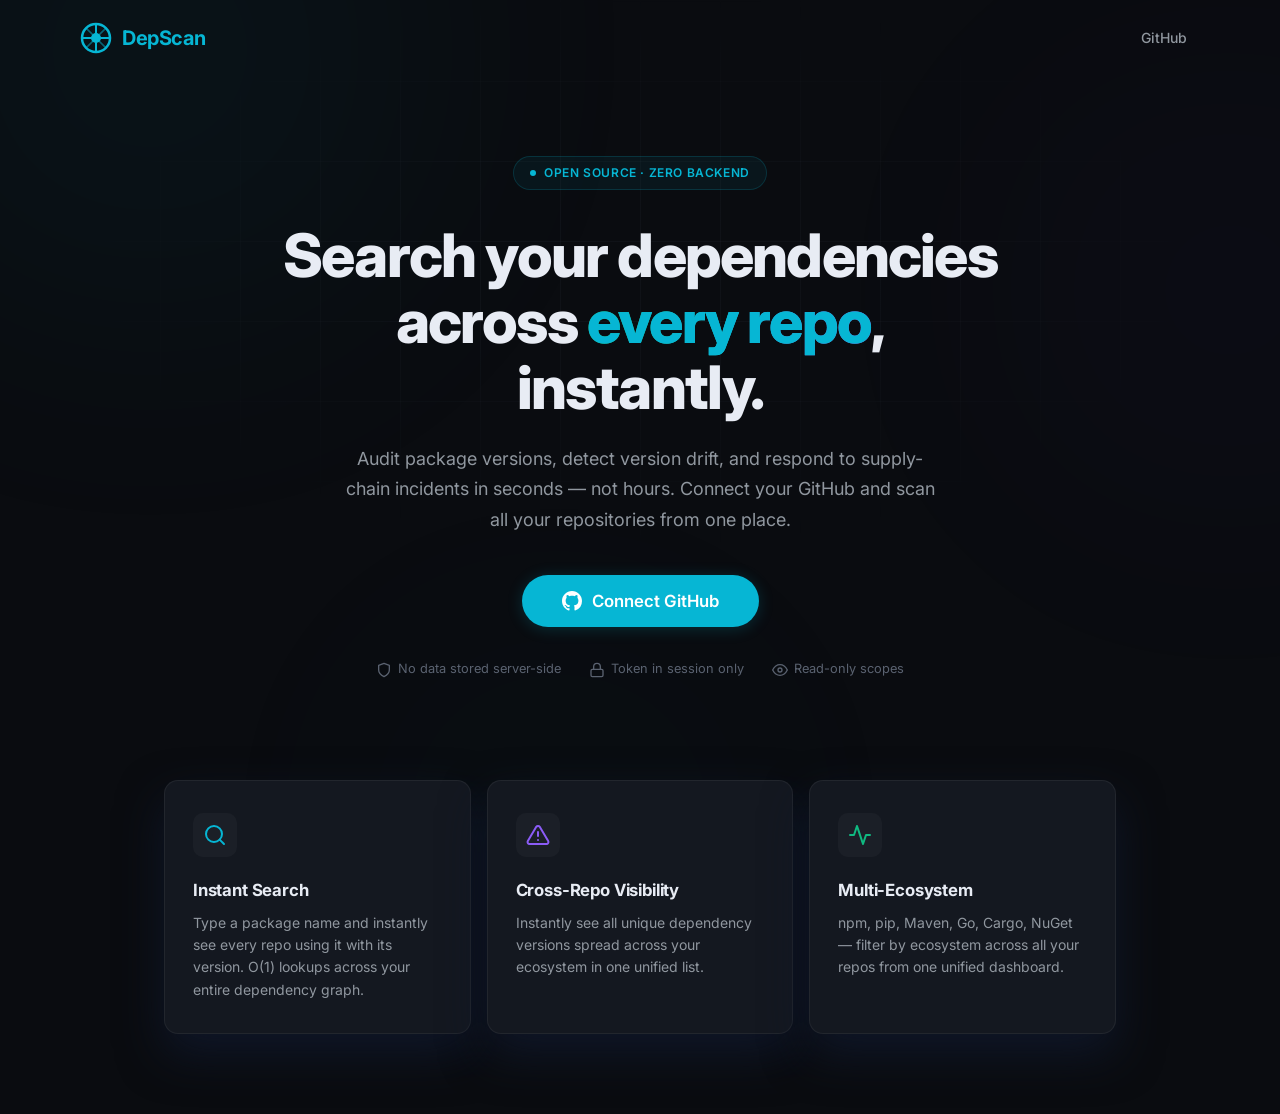
<file: index.html>
<!DOCTYPE html>
<html lang="en">
<head>
  <meta charset="UTF-8">
  <meta name="viewport" content="width=device-width, initial-scale=1.0">
  <title>DepScan — Cross-Repo Dependency Explorer</title>
  <meta name="description" content="Search your dependencies across every GitHub repo, instantly. Audit versions, detect drift, and respond to supply-chain incidents in seconds.">
  <link rel="preconnect" href="https://fonts.googleapis.com">
  <link rel="preconnect" href="https://fonts.gstatic.com" crossorigin>
  <link href="https://fonts.googleapis.com/css2?family=Inter:wght@300;400;500;600;700;800;900&family=JetBrains+Mono:wght@400;500;600&display=swap" rel="stylesheet">
  <link rel="stylesheet" href="style.css">
</head>
<body>
  <!-- ═══════════════════════════════════════════════ -->
  <!-- LANDING VIEW (unauthenticated)                  -->
  <!-- ═══════════════════════════════════════════════ -->
  <section id="view-landing" class="view active">
    <div class="landing-bg">
      <div class="grid-overlay"></div>
      <div class="glow glow-1"></div>
      <div class="glow glow-2"></div>
      <div class="glow glow-3"></div>
    </div>

    <nav class="landing-nav">
      <div class="logo">
        <svg class="logo-icon" viewBox="0 0 32 32" fill="none" xmlns="http://www.w3.org/2000/svg">
          <circle cx="16" cy="16" r="14" stroke="#06b6d4" stroke-width="2.5"/>
          <circle cx="16" cy="16" r="5" fill="#06b6d4"/>
          <path d="M16 2 L16 11" stroke="#06b6d4" stroke-width="2" stroke-linecap="round"/>
          <path d="M16 21 L16 30" stroke="#06b6d4" stroke-width="2" stroke-linecap="round"/>
          <path d="M2 16 L11 16" stroke="#06b6d4" stroke-width="2" stroke-linecap="round"/>
          <path d="M21 16 L30 16" stroke="#06b6d4" stroke-width="2" stroke-linecap="round"/>
          <path d="M6.1 6.1 L12.4 12.4" stroke="#06b6d4" stroke-width="1.5" stroke-linecap="round" opacity="0.5"/>
          <path d="M19.6 19.6 L25.9 25.9" stroke="#06b6d4" stroke-width="1.5" stroke-linecap="round" opacity="0.5"/>
          <path d="M6.1 25.9 L12.4 19.6" stroke="#06b6d4" stroke-width="1.5" stroke-linecap="round" opacity="0.5"/>
          <path d="M19.6 12.4 L25.9 6.1" stroke="#06b6d4" stroke-width="1.5" stroke-linecap="round" opacity="0.5"/>
        </svg>
        <span class="logo-text">DepScan</span>
      </div>
      <a href="https://github.com" target="_blank" rel="noopener" class="nav-link">GitHub</a>
    </nav>

    <div class="landing-hero">
      <div class="hero-badge">
        <span class="badge-dot"></span>
        Open Source · Zero Backend
      </div>
      <h1 class="hero-title">
        Search your dependencies<br>
        across <span class="gradient-text">every repo</span>, instantly.
      </h1>
      <p class="hero-subtitle">
        Audit package versions, detect version drift, and respond to supply-chain
        incidents in seconds — not hours. Connect your GitHub and scan all your
        repositories from one place.
      </p>
      <button id="btn-connect" class="btn-primary btn-lg" onclick="DepScan.startOAuth()">
        <svg width="20" height="20" viewBox="0 0 16 16" fill="currentColor">
          <path d="M8 0C3.58 0 0 3.58 0 8c0 3.54 2.29 6.53 5.47 7.59.4.07.55-.17.55-.38 0-.19-.01-.82-.01-1.49-2.01.37-2.53-.49-2.69-.94-.09-.23-.48-.94-.82-1.13-.28-.15-.68-.52-.01-.53.63-.01 1.08.58 1.23.82.72 1.21 1.87.87 2.33.66.07-.52.28-.87.51-1.07-1.78-.2-3.64-.89-3.64-3.95 0-.87.31-1.59.82-2.15-.08-.2-.36-1.02.08-2.12 0 0 .67-.21 2.2.82.64-.18 1.32-.27 2-.27.68 0 1.36.09 2 .27 1.53-1.04 2.2-.82 2.2-.82.44 1.1.16 1.92.08 2.12.51.56.82 1.27.82 2.15 0 3.07-1.87 3.75-3.65 3.95.29.25.54.73.54 1.48 0 1.07-.01 1.93-.01 2.2 0 .21.15.46.55.38A8.013 8.013 0 0016 8c0-4.42-3.58-8-8-8z"/>
        </svg>
        Connect GitHub
      </button>
      <div class="hero-trust">
        <div class="trust-item">
          <svg width="16" height="16" viewBox="0 0 24 24" fill="none" stroke="currentColor" stroke-width="2" stroke-linecap="round" stroke-linejoin="round"><path d="M12 22s8-4 8-10V5l-8-3-8 3v7c0 6 8 10 8 10z"/></svg>
          No data stored server-side
        </div>
        <div class="trust-item">
          <svg width="16" height="16" viewBox="0 0 24 24" fill="none" stroke="currentColor" stroke-width="2" stroke-linecap="round" stroke-linejoin="round"><rect x="3" y="11" width="18" height="11" rx="2" ry="2"/><path d="M7 11V7a5 5 0 0 1 10 0v4"/></svg>
          Token in session only
        </div>
        <div class="trust-item">
          <svg width="16" height="16" viewBox="0 0 24 24" fill="none" stroke="currentColor" stroke-width="2" stroke-linecap="round" stroke-linejoin="round"><path d="M1 12s4-8 11-8 11 8 11 8-4 8-11 8-11-8-11-8z"/><circle cx="12" cy="12" r="3"/></svg>
          Read-only scopes
        </div>
      </div>
    </div>

    <div class="landing-features">
      <div class="feature-card">
        <div class="feature-icon" style="--accent: #06b6d4">
          <svg width="24" height="24" viewBox="0 0 24 24" fill="none" stroke="currentColor" stroke-width="2" stroke-linecap="round" stroke-linejoin="round"><circle cx="11" cy="11" r="8"/><line x1="21" y1="21" x2="16.65" y2="16.65"/></svg>
        </div>
        <h3>Instant Search</h3>
        <p>Type a package name and instantly see every repo using it with its version. O(1) lookups across your entire dependency graph.</p>
      </div>
      <div class="feature-card">
        <div class="feature-icon" style="--accent: #8b5cf6">
          <svg width="24" height="24" viewBox="0 0 24 24" fill="none" stroke="currentColor" stroke-width="2" stroke-linecap="round" stroke-linejoin="round"><path d="M10.29 3.86L1.82 18a2 2 0 0 0 1.71 3h16.94a2 2 0 0 0 1.71-3L13.71 3.86a2 2 0 0 0-3.42 0z"/><line x1="12" y1="9" x2="12" y2="13"/><line x1="12" y1="17" x2="12.01" y2="17"/></svg>
        </div>
        <h3>Cross-Repo Visibility</h3>
        <p>Instantly see all unique dependency versions spread across your ecosystem in one unified list.</p>
      </div>
      <div class="feature-card">
        <div class="feature-icon" style="--accent: #10b981">
          <svg width="24" height="24" viewBox="0 0 24 24" fill="none" stroke="currentColor" stroke-width="2" stroke-linecap="round" stroke-linejoin="round"><polyline points="22 12 18 12 15 21 9 3 6 12 2 12"/></svg>
        </div>
        <h3>Multi-Ecosystem</h3>
        <p>npm, pip, Maven, Go, Cargo, NuGet — filter by ecosystem across all your repos from one unified dashboard.</p>
      </div>
    </div>
  </section>

  <!-- ═══════════════════════════════════════════════ -->
  <!-- SCANNING VIEW                                    -->
  <!-- ═══════════════════════════════════════════════ -->
  <section id="view-scanning" class="view">
    <nav class="app-nav">
      <div class="logo">
        <svg class="logo-icon" viewBox="0 0 32 32" fill="none"><circle cx="16" cy="16" r="14" stroke="#06b6d4" stroke-width="2.5"/><circle cx="16" cy="16" r="5" fill="#06b6d4"/><path d="M16 2L16 11" stroke="#06b6d4" stroke-width="2" stroke-linecap="round"/><path d="M16 21L16 30" stroke="#06b6d4" stroke-width="2" stroke-linecap="round"/><path d="M2 16L11 16" stroke="#06b6d4" stroke-width="2" stroke-linecap="round"/><path d="M21 16L30 16" stroke="#06b6d4" stroke-width="2" stroke-linecap="round"/></svg>
        <span class="logo-text">DepScan</span>
      </div>
      <div class="nav-actions">
        <button class="btn-ghost" onclick="DepScan.skipToSearch()" id="btn-skip-search">
          <svg width="16" height="16" viewBox="0 0 24 24" fill="none" stroke="currentColor" stroke-width="2"><circle cx="11" cy="11" r="8"/><line x1="21" y1="21" x2="16.65" y2="16.65"/></svg>
          Search while scanning
        </button>
      </div>
    </nav>

    <div class="scan-container">
      <div class="scan-header">
        <div class="scan-icon-ring">
          <svg class="scan-spinner" width="64" height="64" viewBox="0 0 64 64">
            <circle cx="32" cy="32" r="28" fill="none" stroke="rgba(6,182,212,0.1)" stroke-width="3.5"/>
            <circle cx="32" cy="32" r="28" fill="none" stroke="#06b6d4" stroke-width="3.5" stroke-linecap="round" stroke-dasharray="100 76" class="spin-arc"/>
          </svg>
        </div>
        <h2 id="scan-title" class="scan-title">Scanning your repositories…</h2>
        <p id="scan-subtitle" class="scan-subtitle">Fetching repository list</p>
      </div>

      <div class="scan-progress-wrapper">
        <div class="scan-progress-bar">
          <div id="scan-progress-fill" class="scan-progress-fill" style="width: 0%"></div>
        </div>
        <div class="scan-progress-stats">
          <span id="scan-count">0 / 0 repos</span>
          <span id="scan-packages">0 packages found</span>
        </div>
      </div>

      <div id="scan-feed" class="scan-feed">
        <!-- Live feed items appear here -->
      </div>
    </div>
  </section>

  <!-- ═══════════════════════════════════════════════ -->
  <!-- MAIN DASHBOARD VIEW (search + results)          -->
  <!-- ═══════════════════════════════════════════════ -->
  <section id="view-dashboard" class="view">
    <nav class="app-nav">
      <div class="logo">
        <svg class="logo-icon" viewBox="0 0 32 32" fill="none"><circle cx="16" cy="16" r="14" stroke="#06b6d4" stroke-width="2.5"/><circle cx="16" cy="16" r="5" fill="#06b6d4"/><path d="M16 2L16 11" stroke="#06b6d4" stroke-width="2" stroke-linecap="round"/><path d="M16 21L16 30" stroke="#06b6d4" stroke-width="2" stroke-linecap="round"/><path d="M2 16L11 16" stroke="#06b6d4" stroke-width="2" stroke-linecap="round"/><path d="M21 16L30 16" stroke="#06b6d4" stroke-width="2" stroke-linecap="round"/></svg>
        <span class="logo-text">DepScan</span>
      </div>
      <div class="nav-actions">
        <button class="btn-ghost" onclick="DepScan.showSettings()" id="btn-settings">
          <svg width="16" height="16" viewBox="0 0 24 24" fill="none" stroke="currentColor" stroke-width="2" stroke-linecap="round" stroke-linejoin="round"><circle cx="12" cy="12" r="3"/><path d="M19.4 15a1.65 1.65 0 0 0 .33 1.82l.06.06a2 2 0 0 1 0 2.83 2 2 0 0 1-2.83 0l-.06-.06a1.65 1.65 0 0 0-1.82-.33 1.65 1.65 0 0 0-1 1.51V21a2 2 0 0 1-2 2 2 2 0 0 1-2-2v-.09A1.65 1.65 0 0 0 9 19.4a1.65 1.65 0 0 0-1.82.33l-.06.06a2 2 0 0 1-2.83 0 2 2 0 0 1 0-2.83l.06-.06A1.65 1.65 0 0 0 4.68 15a1.65 1.65 0 0 0-1.51-1H3a2 2 0 0 1-2-2 2 2 0 0 1 2-2h.09A1.65 1.65 0 0 0 4.6 9a1.65 1.65 0 0 0-.33-1.82l-.06-.06a2 2 0 0 1 0-2.83 2 2 0 0 1 2.83 0l.06.06A1.65 1.65 0 0 0 9 4.68a1.65 1.65 0 0 0 1-1.51V3a2 2 0 0 1 2-2 2 2 0 0 1 2 2v.09a1.65 1.65 0 0 0 1 1.51 1.65 1.65 0 0 0 1.82-.33l.06-.06a2 2 0 0 1 2.83 0 2 2 0 0 1 0 2.83l-.06.06A1.65 1.65 0 0 0 19.4 9a1.65 1.65 0 0 0 1.51 1H21a2 2 0 0 1 2 2 2 2 0 0 1-2 2h-.09a1.65 1.65 0 0 0-1.51 1z"/></svg>
          Settings
        </button>
        <div id="user-avatar-container" class="user-avatar-container"></div>
      </div>
    </nav>

    <!-- Info Banner for Private Repos -->
    <div id="info-banner" class="info-banner">
      <div class="info-banner-content">
        <svg width="18" height="18" viewBox="0 0 24 24" fill="none" stroke="currentColor" stroke-width="2"><path d="M10.29 3.86L1.82 18a2 2 0 0 0 1.71 3h16.94a2 2 0 0 0 1.71-3L13.71 3.86a2 2 0 0 0-3.42 0z"/><line x1="12" y1="9" x2="12" y2="13"/><line x1="12" y1="17" x2="12.01" y2="17"/></svg>
        <span><strong>Missing packages?</strong> GitHub disables the Dependency Graph for private repositories by default. If your private repos aren't showing up, go to their GitHub Settings ➔ Code Security ➔ Enable Dependency Graph!</span>
      </div>
      <button class="btn-icon btn-icon-small" onclick="document.getElementById('info-banner').style.display='none'">
        <svg width="16" height="16" viewBox="0 0 24 24" fill="none" stroke="currentColor" stroke-width="2"><line x1="18" y1="6" x2="6" y2="18"/><line x1="6" y1="6" x2="18" y2="18"/></svg>
      </button>
    </div>

    <!-- Stats Bar -->
    <div class="stats-bar">
      <div class="stat-card">
        <div class="stat-value" id="stat-repos">0</div>
        <div class="stat-label">Repos Scanned</div>
      </div>
      <div class="stat-card">
        <div class="stat-value" id="stat-packages">0</div>
        <div class="stat-label">Total Packages</div>
      </div>
      <div class="stat-card">
        <div class="stat-value" id="stat-ecosystems">0</div>
        <div class="stat-label">Ecosystems</div>
      </div>
    </div>

    <!-- Search & Filters -->
    <div class="search-section">
      <div class="search-bar-wrapper">
        <svg class="search-icon" width="20" height="20" viewBox="0 0 24 24" fill="none" stroke="currentColor" stroke-width="2" stroke-linecap="round" stroke-linejoin="round"><circle cx="11" cy="11" r="8"/><line x1="21" y1="21" x2="16.65" y2="16.65"/></svg>
        <input type="text" id="search-input" class="search-input" placeholder="Search packages or repositories… (e.g. axios, frontend)" autocomplete="off" spellcheck="false">
        <div id="search-result-count" class="search-result-count"></div>
      </div>

      <div class="filter-row">
        <div class="filter-group">
          <label class="filter-label">Ecosystem</label>
          <select id="filter-ecosystem" class="filter-select">
            <option value="">All Ecosystems</option>
          </select>
        </div>
        <div class="filter-group">
          <label class="filter-label">Visibility</label>
          <select id="filter-visibility" class="filter-select">
            <option value="">All</option>
            <option value="public">Public</option>
            <option value="private">Private</option>
          </select>
        </div>
        <div class="filter-group">
          <label class="filter-label">Owner</label>
          <select id="filter-owner" class="filter-select">
            <option value="">All Owners</option>
          </select>
        </div>
        <div class="filter-group">
          <label class="filter-label">Sort By</label>
          <select id="filter-sort" class="filter-select">
            <option value="name">Package Name</option>
            <option value="repos">Repo Count</option>
            <option value="ecosystem">Ecosystem</option>
          </select>
        </div>
      </div>
    </div>

    <!-- Results Table -->
    <div class="results-section">
      <div id="results-empty" class="results-empty" style="display:none;">
        <svg width="48" height="48" viewBox="0 0 24 24" fill="none" stroke="currentColor" stroke-width="1.5" stroke-linecap="round" stroke-linejoin="round" opacity="0.4"><circle cx="11" cy="11" r="8"/><line x1="21" y1="21" x2="16.65" y2="16.65"/><line x1="8" y1="11" x2="14" y2="11"/></svg>
        <p>No packages found matching your query.</p>
      </div>
      <table id="results-table" class="results-table">
        <thead>
          <tr>
            <th class="th-pkg">Package</th>
            <th class="th-eco">Ecosystem</th>
            <th class="th-repos">Repos</th>
            <th class="th-ver">Version</th>
          </tr>
        </thead>
        <tbody id="results-body"></tbody>
      </table>
    </div>

    <!-- Repo Detail Slide-in Panel -->
    <div id="repo-panel" class="repo-panel">
      <div class="repo-panel-backdrop" onclick="DepScan.closeRepoPanel()"></div>
      <div class="repo-panel-content">
        <div class="repo-panel-header">
          <h3 id="repo-panel-title">Repository</h3>
          <button class="btn-icon" onclick="DepScan.closeRepoPanel()">
            <svg width="20" height="20" viewBox="0 0 24 24" fill="none" stroke="currentColor" stroke-width="2" stroke-linecap="round" stroke-linejoin="round"><line x1="18" y1="6" x2="6" y2="18"/><line x1="6" y1="6" x2="18" y2="18"/></svg>
          </button>
        </div>
        <div class="repo-panel-links" id="repo-panel-links"></div>
        <div class="repo-panel-deps" id="repo-panel-deps"></div>
      </div>
    </div>
  </section>

  <!-- ═══════════════════════════════════════════════ -->
  <!-- SETTINGS MODAL                                   -->
  <!-- ═══════════════════════════════════════════════ -->
  <div id="settings-modal" class="modal-overlay" style="display:none;">
    <div class="modal-card">
      <div class="modal-header">
        <h3>Settings</h3>
        <button class="btn-icon" onclick="DepScan.closeSettings()">
          <svg width="20" height="20" viewBox="0 0 24 24" fill="none" stroke="currentColor" stroke-width="2" stroke-linecap="round" stroke-linejoin="round"><line x1="18" y1="6" x2="6" y2="18"/><line x1="6" y1="6" x2="18" y2="18"/></svg>
        </button>
      </div>
      <div class="modal-body">
        <div class="settings-section">
          <h4>Scan Scope</h4>
          <p class="settings-desc">Select which organizations to include when scanning.</p>
          <div id="settings-orgs" class="settings-orgs">
            <p class="text-muted">Loading organizations…</p>
          </div>
        </div>
        <hr class="divider">
        <div class="settings-section">
          <h4>Cache</h4>
          <p class="settings-desc">Cached SBOM data is stored locally and expires after 1 hour.</p>
          <div class="settings-row">
            <span id="cache-info">0 repos cached</span>
            <button class="btn-secondary" onclick="DepScan.rescan()" id="btn-rescan">
              <svg width="14" height="14" viewBox="0 0 24 24" fill="none" stroke="currentColor" stroke-width="2" stroke-linecap="round" stroke-linejoin="round"><polyline points="23 4 23 10 17 10"/><path d="M20.49 15a9 9 0 1 1-2.12-9.36L23 10"/></svg>
              Re-scan All
            </button>
          </div>
        </div>
        <hr class="divider">
        <div class="settings-section">
          <h4>Account</h4>
          <button class="btn-danger" onclick="DepScan.disconnect()" id="btn-disconnect">
            <svg width="14" height="14" viewBox="0 0 24 24" fill="none" stroke="currentColor" stroke-width="2" stroke-linecap="round" stroke-linejoin="round"><path d="M9 21H5a2 2 0 0 1-2-2V5a2 2 0 0 1 2-2h4"/><polyline points="16 17 21 12 16 7"/><line x1="21" y1="12" x2="9" y2="12"/></svg>
            Disconnect GitHub
          </button>
        </div>
      </div>
    </div>
  </div>

  <!-- ═══════════════════════════════════════════════ -->
  <!-- ERROR TOAST                                      -->
  <!-- ═══════════════════════════════════════════════ -->
  <div id="toast-container" class="toast-container"></div>

  <script src="app.js"></script>
</body>
</html>
</file>
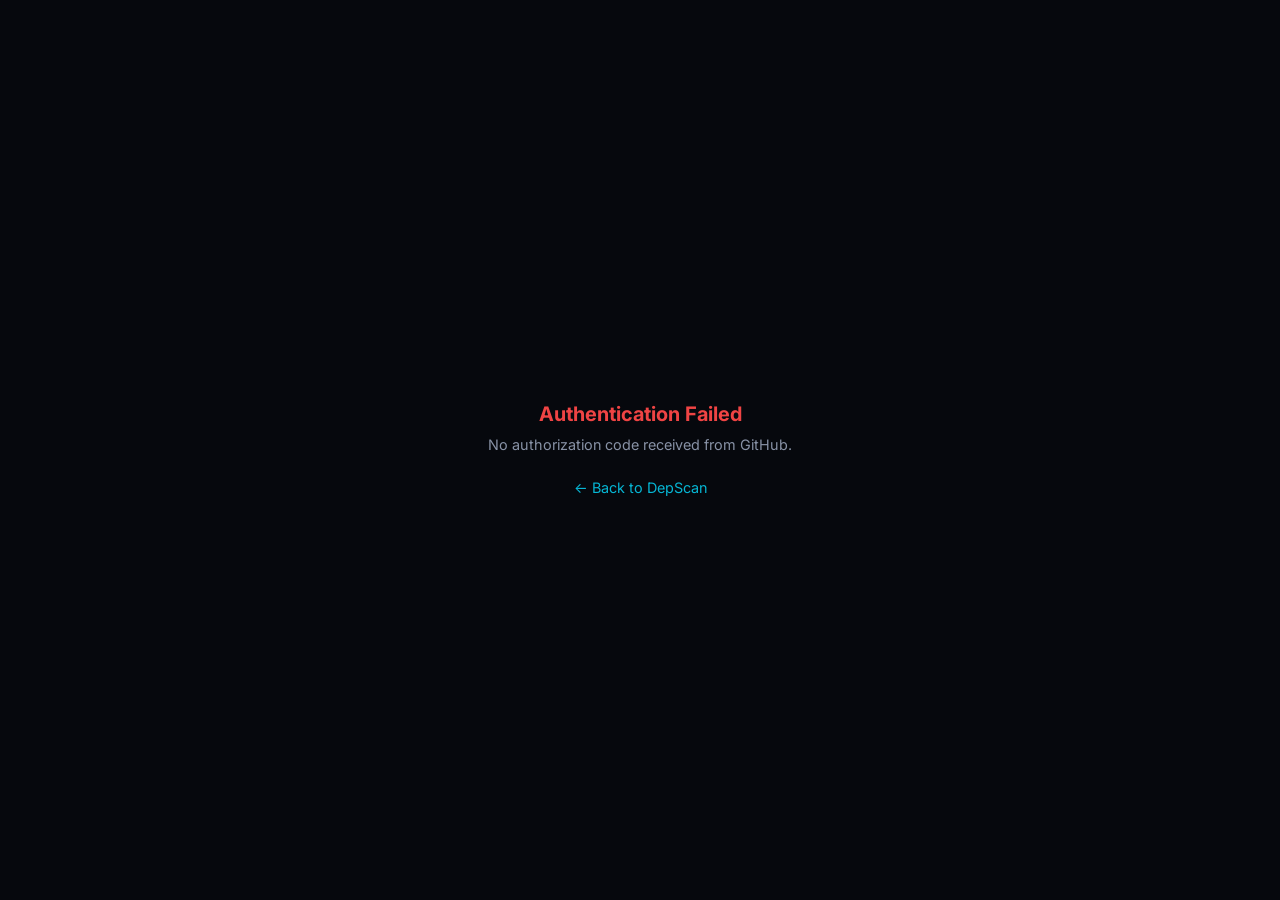
<file: oauth-callback.html>
<!DOCTYPE html>
<html lang="en">
<head>
  <meta charset="UTF-8">
  <meta name="viewport" content="width=device-width, initial-scale=1.0">
  <title>DepScan — Authenticating…</title>
  <link rel="preconnect" href="https://fonts.googleapis.com">
  <link rel="preconnect" href="https://fonts.gstatic.com" crossorigin>
  <link href="https://fonts.googleapis.com/css2?family=Inter:wght@400;600;700&display=swap" rel="stylesheet">
  <style>
    *, *::before, *::after { margin: 0; padding: 0; box-sizing: border-box; }
    body {
      font-family: 'Inter', -apple-system, BlinkMacSystemFont, sans-serif;
      background: #06080d;
      color: #e8ecf4;
      display: flex;
      align-items: center;
      justify-content: center;
      min-height: 100vh;
      text-align: center;
      padding: 24px;
    }
    .callback-card {
      max-width: 420px;
    }
    .spinner {
      width: 48px;
      height: 48px;
      margin: 0 auto 24px;
      animation: spin 1s linear infinite;
    }
    .spinner circle {
      fill: none;
      stroke-width: 4;
      stroke-linecap: round;
    }
    .spinner .track { stroke: rgba(148, 163, 184, 0.25); }
    .spinner .arc {
      stroke: #06b6d4;
      stroke-dasharray: 80 60;
    }
    @keyframes spin { to { transform: rotate(360deg); } }
    h2 {
      font-size: 1.25rem;
      font-weight: 700;
      margin-bottom: 8px;
    }
    p {
      font-size: 0.9rem;
      color: #8892a6;
      line-height: 1.5;
    }
    .error { color: #ef4444; }
    a {
      color: #06b6d4;
      text-decoration: none;
    }
    a:hover { text-decoration: underline; }
  </style>
</head>
<body>
  <div class="callback-card">
    <svg class="spinner" viewBox="0 0 48 48" id="loading-spinner">
      <circle class="track" cx="24" cy="24" r="20"/>
      <circle class="arc" cx="24" cy="24" r="20"/>
    </svg>
    <h2 id="cb-title">Authenticating…</h2>
    <p id="cb-message">Exchanging authorization code with GitHub.</p>
  </div>

  <script>
    (async function handleCallback() {
      const titleEl  = document.getElementById('cb-title');
      const msgEl    = document.getElementById('cb-message');
      const spinner  = document.getElementById('loading-spinner');

      function showError(msg) {
        spinner.style.display = 'none';
        titleEl.textContent = 'Authentication Failed';
        titleEl.classList.add('error');
        msgEl.innerHTML = msg + '<br><br><a href="index.html">← Back to DepScan</a>';
      }

      try {
        const params = new URLSearchParams(window.location.search);
        const code  = params.get('code');
        const returnedState = params.get('state');
        const storedState   = sessionStorage.getItem('oauth_state');

        // Validate state param (CSRF protection)
        if (!code) {
          const errorParam = params.get('error');
          const errorDesc = params.get('error_description');
          if (errorParam) {
            return showError(`GitHub Error: ${errorDesc || errorParam}`);
          }
          return showError('No authorization code received from GitHub.');
        }
        if (!returnedState || returnedState !== storedState) {
          return showError('State parameter mismatch — possible CSRF attack. Please try again.');
        }

        // Clean up state
        sessionStorage.removeItem('oauth_state');

        // ── Configuration ──────────────────────────
        // These must match the values in app.js
        const OAUTH_PROXY_URL = 'https://depscan-oauth-proxy.depscan.workers.dev';
        // ───────────────────────────────────────────

        msgEl.textContent = 'Exchanging code for access token…';

        const response = await fetch(OAUTH_PROXY_URL + '/exchange', {
          method: 'POST',
          headers: { 'Content-Type': 'application/json' },
          body: JSON.stringify({ code }),
        });

        if (!response.ok) {
          return showError(`Token exchange failed (HTTP ${response.status}). Check your Cloudflare Worker deployment.`);
        }

        const data = await response.json();

        if (!data.access_token) {
          return showError('No access token returned. The OAuth code may have expired — <a href="index.html">try again</a>.');
        }

        // Store token in sessionStorage
        sessionStorage.setItem('gh_token', data.access_token);

        titleEl.textContent = 'Success!';
        msgEl.textContent = 'Redirecting to DepScan…';

        // Redirect back to main app
        setTimeout(() => {
          window.location.href = 'index.html';
        }, 500);

      } catch (err) {
        showError('Network error: ' + err.message + '. Make sure your Cloudflare Worker is deployed and accessible.');
      }
    })();
  </script>
</body>
</html>
</file>
<file: style.css>
/* DepScan — Dark UI */

/* Reset & base */
*, *::before, *::after {
  margin: 0;
  padding: 0;
  box-sizing: border-box;
}

:root {
  --bg-primary: #050711;
  --bg-secondary: #080b16;
  --bg-card: #0f1320;
  --bg-card-hover: #151a2a;
  --bg-elevated: #161b2b;

  --border: rgba(255, 255, 255, 0.06);
  --border-hover: rgba(255, 255, 255, 0.15);
  --border-active: rgba(56, 189, 248, 0.4);

  --text-primary: #e5f0ff;
  --text-secondary: #9aa4c0;
  --text-muted: #5f6780;

  --accent-cyan: #22d3ee;
  --accent-violet: #a855f7;
  --accent-green: #22c55e;
  --accent-amber: #f59e0b;
  --accent-red: #ef4444;

  --font-sans: 'Inter', system-ui, -apple-system, BlinkMacSystemFont, 'Segoe UI', sans-serif;
  --font-mono: 'JetBrains Mono', ui-monospace, SFMono-Regular, Menlo, Monaco, Consolas, 'Liberation Mono', 'Courier New', monospace;

  --radius-sm: 6px;
  --radius-md: 10px;
  --radius-lg: 14px;
  --radius-xl: 20px;
  --radius-full: 9999px;

  --shadow-sm: 0 1px 3px rgba(0,0,0,0.5);
  --shadow-md: 0 4px 18px rgba(0,0,0,0.65);
  --shadow-lg: 0 15px 45px rgba(15,23,42,0.85);

  --ease-out: cubic-bezier(0.16, 1, 0.3, 1);
  --ease-spring: cubic-bezier(0.34, 1.56, 0.64, 1);
}

html {
  font-size: 16px;
  scroll-behavior: smooth;
  -webkit-font-smoothing: antialiased;
  -moz-osx-font-smoothing: grayscale;
}

body {
  font-family: var(--font-sans);
  background: radial-gradient(circle at top, #0b1220 0, #020617 45%, #020617 100%);
  color: var(--text-primary);
  line-height: 1.6;
  min-height: 100vh;
  overflow-x: hidden;
}

a {
  color: var(--accent-cyan);
  text-decoration: none;
}
a:hover { text-decoration: underline; }

.view {
  display: none;
  min-height: 100vh;
}
.view.active {
  display: block;
  animation: viewFadeIn 0.3s var(--ease-out);
}

@keyframes viewFadeIn {
  from { opacity: 0; transform: translateY(6px); }
  to   { opacity: 1; transform: translateY(0); }
}

/* Landing */
.landing-bg {
  position: fixed;
  inset: 0;
  z-index: 0;
  pointer-events: none;
}

.grid-overlay {
  position: absolute;
  inset: 0;
  opacity: 0.65;
  background-image:
    linear-gradient(rgba(148,163,184,0.08) 1px, transparent 1px),
    linear-gradient(90deg, rgba(148,163,184,0.08) 1px, transparent 1px);
  background-size: 80px 80px, 80px 80px;
  mask-image: radial-gradient(circle at top, black 0, transparent 65%);
  -webkit-mask-image: radial-gradient(circle at top, black 0, transparent 65%);
}

.glow {
  position: absolute;
  border-radius: 999px;
  filter: blur(120px);
  opacity: 0.23;
}
.glow-1 {
  width: 420px; height: 420px;
  background: #22d3ee;
  top: -120px; left: -60px;
}
.glow-2 {
  width: 360px; height: 360px;
  background: #a855f7;
  top: 12%; right: -120px;
}
.glow-3 {
  width: 320px; height: 320px;
  background: #22d3ee;
  bottom: -120px; left: 35%;
}

.landing-nav {
  position: relative;
  z-index: 10;
  display: flex;
  align-items: center;
  justify-content: space-between;
  padding: 18px 32px;
  max-width: 1200px;
  margin: 0 auto;
}

.logo {
  display: flex;
  align-items: center;
  gap: 10px;
}
.logo-icon {
  width: 30px;
  height: 30px;
}
.logo-text {
  font-weight: 700;
  font-size: 1.15rem;
  letter-spacing: -0.03em;
  color: var(--accent-cyan);
}

.nav-link {
  font-size: 0.85rem;
  font-weight: 500;
  color: var(--text-secondary);
  padding: 6px 12px;
  border-radius: 999px;
  border: 1px solid transparent;
  transition: all 0.2s;
}
.nav-link:hover {
  color: var(--text-primary);
  border-color: var(--border-hover);
  text-decoration: none;
  background: rgba(148,163,184,0.08);
}

.landing-hero {
  position: relative;
  z-index: 10;
  text-align: center;
  padding: 72px 20px 32px;
  max-width: 780px;
  margin: 0 auto;
}

.hero-badge {
  display: inline-flex;
  align-items: center;
  gap: 8px;
  padding: 6px 16px;
  font-size: 0.7rem;
  font-weight: 600;
  text-transform: uppercase;
  letter-spacing: 0.16em;
  color: var(--accent-cyan);
  background: rgba(34,211,238,0.08);
  border-radius: 999px;
  border: 1px solid rgba(34,211,238,0.25);
  margin-bottom: 26px;
}
.badge-dot {
  width: 6px;
  height: 6px;
  border-radius: 999px;
  background: var(--accent-cyan);
}

.hero-title {
  font-size: clamp(2.2rem, 4.2vw, 3.7rem);
  font-weight: 800;
  line-height: 1.05;
  letter-spacing: -0.04em;
  margin-bottom: 20px;
}
.gradient-text {
  background-image: linear-gradient(to right, #22c55e, #22d3ee, #a855f7);
  -webkit-background-clip: text;
  color: transparent;
}

.hero-subtitle {
  font-size: 1.02rem;
  color: var(--text-secondary);
  line-height: 1.75;
  max-width: 620px;
  margin: 0 auto 32px;
}

.btn-primary {
  display: inline-flex;
  align-items: center;
  gap: 10px;
  padding: 14px 30px;
  font-size: 0.98rem;
  font-weight: 600;
  color: #020617;
  background: linear-gradient(135deg, #22d3ee, #0ea5e9);
  border-radius: 999px;
  border: none;
  cursor: pointer;
  box-shadow: 0 12px 35px rgba(8,145,178,0.55);
  transition: transform 0.12s var(--ease-spring), box-shadow 0.12s var(--ease-out), filter 0.15s;
}
.btn-primary:hover {
  transform: translateY(-1px) scale(1.01);
  filter: brightness(1.05);
  box-shadow: 0 16px 40px rgba(8,145,178,0.7);
}
.btn-primary:active {
  transform: translateY(0) scale(0.98);
  box-shadow: 0 8px 20px rgba(8,145,178,0.6);
}
.btn-lg {
  padding: 16px 38px;
}

.hero-trust {
  display: flex;
  align-items: center;
  justify-content: center;
  flex-wrap: wrap;
  gap: 20px;
  margin-top: 26px;
}
.trust-item {
  display: flex;
  align-items: center;
  gap: 6px;
  font-size: 0.78rem;
  color: var(--text-muted);
}

.landing-features {
  position: relative;
  z-index: 10;
  display: grid;
  grid-template-columns: repeat(auto-fit, minmax(260px, 1fr));
  gap: 16px;
  max-width: 980px;
  margin: 48px auto 64px;
  padding: 0 20px 40px;
}
.feature-card {
  background: radial-gradient(circle at top left, rgba(34,211,238,0.15) 0, transparent 55%), var(--bg-card);
  border-radius: 18px;
  padding: 24px 22px;
  border: 1px solid rgba(148,163,184,0.2);
  box-shadow: 0 20px 45px rgba(15,23,42,0.9);
  transition: transform 0.18s var(--ease-out), box-shadow 0.18s var(--ease-out), border-color 0.18s;
}
.feature-card:hover {
  transform: translateY(-4px);
  border-color: rgba(148,163,184,0.5);
  box-shadow: 0 26px 60px rgba(15,23,42,1);
}
.feature-icon {
  width: 40px;
  height: 40px;
  border-radius: 14px;
  display: flex;
  align-items: center;
  justify-content: center;
  background: rgba(15,23,42,0.9);
  color: var(--accent-cyan);
  margin-bottom: 14px;
}
.feature-card h3 {
  font-size: 1rem;
  font-weight: 600;
  margin-bottom: 6px;
}
.feature-card p {
  font-size: 0.86rem;
  color: var(--text-secondary);
}

/* App nav & dashboard */
.app-nav {
  display: flex;
  align-items: center;
  justify-content: space-between;
  padding: 12px 28px;
  border-bottom: 1px solid rgba(15,23,42,0.9);
  background: rgba(2,6,23,0.9);
  backdrop-filter: blur(18px);
  -webkit-backdrop-filter: blur(18px);
  position: sticky;
  top: 0;
  z-index: 40;
}
.nav-actions {
  display: flex;
  align-items: center;
  gap: 10px;
}

.btn-ghost {
  display: inline-flex;
  align-items: center;
  gap: 8px;
  padding: 8px 14px;
  font-size: 0.82rem;
  font-weight: 500;
  color: var(--text-secondary);
  background: rgba(15,23,42,0.8);
  border-radius: 999px;
  border: 1px solid rgba(51,65,85,0.9);
  cursor: pointer;
  transition: all 0.18s;
}
.btn-ghost:hover {
  color: var(--text-primary);
  border-color: rgba(148,163,184,0.9);
  background: rgba(15,23,42,1);
}

.user-avatar-container {
  display: flex;
  align-items: center;
  gap: 8px;
}
.user-avatar {
  width: 30px;
  height: 30px;
  border-radius: 999px;
  border: 2px solid rgba(51,65,85,0.9);
}

.stats-bar {
  display: grid;
  grid-template-columns: repeat(auto-fit, minmax(160px, 1fr));
  gap: 10px;
  padding: 18px 28px 8px;
  max-width: 1400px;
  margin: 0 auto;
}
.stat-card {
  background: linear-gradient(to bottom, rgba(15,23,42,0.9), rgba(15,23,42,0.7));
  border-radius: 14px;
  padding: 16px 18px;
  border: 1px solid rgba(30,64,175,0.85);
}
.stat-value {
  font-size: 1.7rem;
  font-weight: 800;
  letter-spacing: -0.04em;
  color: var(--accent-cyan);
}
.stat-label {
  font-size: 0.7rem;
  text-transform: uppercase;
  letter-spacing: 0.15em;
  color: var(--text-muted);
  margin-top: 4px;
}

.info-banner {
  max-width: 1400px;
  margin: 12px auto 0;
  padding: 10px 14px;
  border-radius: 14px;
  background: rgba(30,64,175,0.35);
  border: 1px solid rgba(59,130,246,0.6);
  display: flex;
  align-items: center;
  justify-content: space-between;
  gap: 8px;
}
.info-banner-content {
  display: flex;
  align-items: center;
  gap: 8px;
  font-size: 0.82rem;
}
.btn-icon {
  width: 32px;
  height: 32px;
  border-radius: 999px;
  border: none;
  background: transparent;
  color: var(--text-muted);
  display: flex;
  align-items: center;
  justify-content: center;
  cursor: pointer;
}
.btn-icon:hover {
  background: rgba(15,23,42,0.9);
  color: var(--text-primary);
}
.btn-icon-small {
  width: 26px;
  height: 26px;
}

.search-section {
  padding: 10px 28px 8px;
  max-width: 1400px;
  margin: 0 auto;
}
.search-bar-wrapper {
  position: relative;
  margin-bottom: 10px;
}
.search-icon {
  position: absolute;
  top: 50%;
  left: 18px;
  transform: translateY(-50%);
  color: var(--text-muted);
}
.search-input {
  width: 100%;
  padding: 12px 120px 12px 46px;
  font-size: 0.94rem;
  font-weight: 500;
  border-radius: 999px;
  border: 1px solid rgba(30,64,175,0.9);
  background: rgba(15,23,42,0.95);
  color: var(--text-primary);
  outline: none;
  transition: box-shadow 0.18s, border-color 0.18s, background 0.18s;
}
.search-input::placeholder {
  color: var(--text-muted);
  font-weight: 400;
}
.search-input:focus {
  border-color: rgba(56,189,248,1);
  box-shadow: 0 0 0 1px rgba(56,189,248,0.8), 0 0 0 12px rgba(37,99,235,0.35);
  background: #020617;
}
.search-result-count {
  position: absolute;
  top: 50%;
  right: 18px;
  transform: translateY(-50%);
  font-size: 0.78rem;
  color: var(--text-muted);
}

.filter-row {
  display: flex;
  flex-wrap: wrap;
  gap: 8px;
}
.filter-group {
  display: flex;
  flex-direction: column;
  gap: 3px;
}
.filter-label {
  font-size: 0.65rem;
  text-transform: uppercase;
  letter-spacing: 0.14em;
  color: var(--text-muted);
}
.filter-select {
  padding: 7px 32px 7px 10px;
  border-radius: 999px;
  border: 1px solid rgba(30,64,175,0.9);
  background: rgba(15,23,42,0.95);
  color: var(--text-secondary);
  font-size: 0.8rem;
  outline: none;
  cursor: pointer;
  appearance: none;
  background-image: url("data:image/svg+xml,%3Csvg width='10' height='6' viewBox='0 0 10 6' fill='none' xmlns='http://www.w3.org/2000/svg'%3E%3Cpath d='M1 1L5 5L9 1' stroke='%236b7280' stroke-width='1.5' stroke-linecap='round' stroke-linejoin='round'/%3E%3C/svg%3E");
  background-repeat: no-repeat;
  background-position: right 9px center;
}
.filter-select:focus {
  border-color: rgba(56,189,248,1);
}

.results-section {
  padding: 8px 28px 40px;
  max-width: 1400px;
  margin: 0 auto;
  overflow-x: auto;
}
.results-empty {
  padding: 60px 0;
  display: flex;
  flex-direction: column;
  align-items: center;
  gap: 10px;
  color: var(--text-muted);
  font-size: 0.86rem;
}

.results-table {
  width: 100%;
  min-width: 700px;
  border-collapse: separate;
  border-spacing: 0;
  font-size: 0.86rem;
}
.results-table thead th {
  background: rgba(15,23,42,0.98);
  padding: 10px 14px;
  font-size: 0.68rem;
  text-transform: uppercase;
  letter-spacing: 0.16em;
  color: var(--text-muted);
  border-bottom: 1px solid rgba(30,64,175,0.9);
}
.results-table tbody tr {
  cursor: pointer;
  transition: background 0.12s, transform 0.08s;
}
.results-table tbody tr:hover {
  background: rgba(15,23,42,0.95);
  transform: translateY(-1px);
}
.results-table tbody td {
  padding: 12px 14px;
  border-bottom: 1px solid rgba(15,23,42,0.95);
}

.pkg-name {
  font-family: var(--font-mono);
  font-size: 0.84rem;
  font-weight: 600;
}
.eco-badge {
  display: inline-flex;
  align-items: center;
  gap: 4px;
  padding: 3px 9px;
  border-radius: 999px;
  font-size: 0.68rem;
  text-transform: uppercase;
  letter-spacing: 0.16em;
  border: 1px solid rgba(51,65,85,0.9);
  background: rgba(15,23,42,0.9);
  color: var(--text-secondary);
}
.version-pill {
  display: inline-block;
  padding: 2px 8px;
  border-radius: 999px;
  font-family: var(--font-mono);
  font-size: 0.75rem;
  background: rgba(15,23,42,0.9);
  border: 1px solid rgba(51,65,85,0.9);
  color: var(--text-secondary);
}
.repo-count {
  display: inline-flex;
  align-items: center;
  justify-content: center;
  min-width: 26px;
  height: 24px;
  padding: 0 8px;
  font-family: var(--font-mono);
  font-size: 0.76rem;
  border-radius: 999px;
  border: 1px solid rgba(51,65,85,0.9);
  background: rgba(15,23,42,0.9);
  color: var(--text-secondary);
}

.expanded-row td {
  padding: 0 !important;
}
.expanded-content {
  padding: 14px 16px 18px;
  background: #020617;
}
.expanded-content table {
  width: 100%;
  border-collapse: collapse;
  font-size: 0.8rem;
}
.expanded-content th {
  text-align: left;
  padding: 6px 10px;
  font-size: 0.7rem;
  text-transform: uppercase;
  letter-spacing: 0.15em;
  color: var(--text-muted);
  border-bottom: 1px solid rgba(15,23,42,0.95);
}
.expanded-content td {
  padding: 8px 10px;
  border-bottom: 1px solid rgba(15,23,42,0.95);
  color: var(--text-secondary);
}

/* Scan view */
.scan-container {
  max-width: 640px;
  margin: 0 auto;
  padding: 72px 20px;
  text-align: center;
}
.scan-title {
  font-size: 1.5rem;
  font-weight: 700;
  letter-spacing: -0.03em;
}
.scan-subtitle {
  font-size: 0.9rem;
  color: var(--text-secondary);
}
.scan-progress-bar {
  height: 4px;
  border-radius: 999px;
  background: rgba(15,23,42,0.9);
  overflow: hidden;
  margin: 18px 0 6px;
}
.scan-progress-fill {
  height: 100%;
  width: 0%;
  background: linear-gradient(90deg, #22c55e, #22d3ee);
  transition: width 0.35s var(--ease-out);
}
.scan-progress-stats {
  display: flex;
  justify-content: space-between;
  font-size: 0.78rem;
  color: var(--text-muted);
}
.scan-feed {
  margin-top: 16px;
  max-height: 320px;
  overflow-y: auto;
  text-align: left;
  font-family: var(--font-mono);
  font-size: 0.8rem;
}
.scan-feed-item {
  display: flex;
  align-items: center;
  gap: 8px;
  padding: 8px 10px;
  border-bottom: 1px solid rgba(15,23,42,0.95);
  color: var(--text-secondary);
}
.scan-feed-item.success { color: var(--accent-green); }
.scan-feed-item.error { color: var(--accent-red); }
.scan-feed-item.warning { color: var(--accent-amber); }
.feed-dot {
  width: 5px;
  height: 5px;
  border-radius: 999px;
  background: currentColor;
}

/* Repo slide-over */
.repo-panel {
  position: fixed;
  inset: 0;
  z-index: 50;
  display: none;
}
.repo-panel.open { display: block; }
.repo-panel-backdrop {
  position: absolute;
  inset: 0;
  background: rgba(15,23,42,0.85);
  backdrop-filter: blur(10px);
}
.repo-panel-content {
  position: absolute;
  top: 0;
  right: 0;
  bottom: 0;
  width: min(520px, 100vw);
  background: rgba(15,23,42,0.98);
  border-left: 1px solid rgba(30,64,175,0.9);
  overflow-y: auto;
}
.repo-panel-header {
  position: sticky;
  top: 0;
  padding: 16px 18px;
  border-bottom: 1px solid rgba(15,23,42,0.95);
  background: rgba(15,23,42,0.98);
  display: flex;
  align-items: center;
  justify-content: space-between;
}
.repo-panel-links {
  padding: 12px 18px;
  display: flex;
  flex-wrap: wrap;
  gap: 8px;
  border-bottom: 1px solid rgba(15,23,42,0.95);
}
.panel-link {
  display: inline-flex;
  align-items: center;
  gap: 6px;
  padding: 6px 10px;
  border-radius: 999px;
  border: 1px solid rgba(37,99,235,0.9);
  background: rgba(15,23,42,0.95);
  font-size: 0.78rem;
}

/* Icon-only GitHub button in repo panel */
.panel-link-icon {
  padding: 6px 8px;
}
.panel-link-icon svg {
  width: 16px;
  height: 16px;
  fill: currentColor;
}
.repo-panel-deps {
  padding: 14px 18px 20px;
}
.repo-panel-deps table {
  width: 100%;
  border-collapse: collapse;
  font-size: 0.8rem;
}
.repo-panel-deps th,
.repo-panel-deps td {
  padding: 6px 10px;
  border-bottom: 1px solid rgba(15,23,42,0.95);
}

/* Modal */
.modal-overlay {
  position: fixed;
  inset: 0;
  z-index: 60;
  display: flex;
  align-items: center;
  justify-content: center;
  background: rgba(15,23,42,0.85);
  backdrop-filter: blur(10px);
}
.modal-card {
  width: min(520px, 94vw);
  max-height: 80vh;
  background: rgba(15,23,42,0.98);
  border-radius: 18px;
  border: 1px solid rgba(30,64,175,0.9);
  box-shadow: var(--shadow-lg);
  overflow: hidden;
}
.modal-header {
  padding: 14px 18px;
  border-bottom: 1px solid rgba(15,23,42,0.95);
  display: flex;
  align-items: center;
  justify-content: space-between;
}
.modal-body {
  padding: 16px 18px 18px;
  overflow-y: auto;
}
.settings-section h4 {
  font-size: 0.9rem;
  margin-bottom: 4px;
}
.settings-desc,
.text-muted {
  font-size: 0.8rem;
  color: var(--text-muted);
}
.settings-orgs {
  display: flex;
  flex-direction: column;
  gap: 6px;
}
.org-toggle {
  display: flex;
  align-items: center;
  gap: 8px;
  padding: 8px 10px;
  border-radius: 10px;
  background: rgba(15,23,42,0.9);
  border: 1px solid rgba(30,64,175,0.9);
}

.btn-secondary {
  display: inline-flex;
  align-items: center;
  gap: 6px;
  padding: 8px 14px;
  font-size: 0.8rem;
  font-weight: 600;
  border-radius: 999px;
  border: 1px solid rgba(56,189,248,0.8);
  background: rgba(15,23,42,0.95);
  color: var(--accent-cyan);
  cursor: pointer;
}
.btn-danger {
  display: inline-flex;
  align-items: center;
  gap: 6px;
  padding: 9px 16px;
  font-size: 0.8rem;
  font-weight: 600;
  border-radius: 999px;
  border: 1px solid rgba(239,68,68,0.8);
  background: rgba(15,23,42,0.95);
  color: var(--accent-red);
  cursor: pointer;
}

/* Toasts */
.toast-container {
  position: fixed;
  bottom: 18px;
  right: 18px;
  display: flex;
  flex-direction: column;
  gap: 8px;
  z-index: 70;
}
.toast {
  display: flex;
  align-items: center;
  gap: 8px;
  padding: 10px 14px;
  min-width: 260px;
  max-width: 360px;
  border-radius: 12px;
  background: rgba(15,23,42,0.98);
  border: 1px solid rgba(51,65,85,0.9);
  font-size: 0.8rem;
}
.toast-error {
  border-color: rgba(239,68,68,0.8);
}
.toast-warn {
  border-color: rgba(245,158,11,0.8);
}
.toast-success {
  border-color: rgba(34,197,94,0.8);
}

/* Responsive */
@media (max-width: 768px) {
  .landing-nav { padding: 14px 18px; }
  .landing-hero { padding: 54px 18px 24px; }
  .hero-title { font-size: clamp(1.9rem, 6vw, 2.6rem); }
  .hero-subtitle { font-size: 0.96rem; }
  .landing-features { padding: 0 18px 32px; margin: 40px auto 52px; }

  .app-nav { padding: 10px 16px; }
  .stats-bar { padding: 14px 16px 6px; }
  .search-section { padding: 10px 16px 6px; }
  .results-section { padding: 6px 16px 28px; }
  .results-table { min-width: 0; font-size: 0.8rem; }
  /* hide Ecosystem column on tablet/mobile */
  .results-table thead th:nth-child(2),
  .results-table tbody td:nth-child(2) {
    display: none;
  }
}

@media (max-width: 480px) {
  .hero-trust { flex-direction: column; gap: 10px; }
  .filter-row { flex-direction: column; }
  .filter-group { width: 100%; }
  .filter-select { width: 100%; }
  .info-banner { flex-direction: column; align-items: flex-start; }
  /* also hide repos column to keep rows compact */
  .results-table thead th:nth-child(3),
  .results-table tbody td:nth-child(3) {
    display: none;
  }
}

/* ═══════════════════════════════════════════════════════════
   DepScan — Design System & Styles
   Premium dark-mode UI · Clean, minimal, no gradients
   ═══════════════════════════════════════════════════════════ */

/* ── Reset & Base ─────────────────────────────────────────── */
*, *::before, *::after {
  margin: 0;
  padding: 0;
  box-sizing: border-box;
}

:root {
  /* Colors — refined dark palette */
  --bg-primary: #0a0c10;
  --bg-secondary: #0f1218;
  --bg-card: #141820;
  --bg-card-hover: #1a1f2c;
  --bg-elevated: #1e2433;

  --border: rgba(255, 255, 255, 0.06);
  --border-hover: rgba(255, 255, 255, 0.14);
  --border-active: rgba(6, 182, 212, 0.35);

  --text-primary: #e8ecf4;
  --text-secondary: #90979f;
  --text-muted: #5a6270;

  --accent-cyan: #06b6d4;
  --accent-violet: #8b5cf6;
  --accent-green: #10b981;
  --accent-amber: #f59e0b;
  --accent-red: #ef4444;

  /* Typography */
  --font-sans: 'Inter', -apple-system, BlinkMacSystemFont, 'Segoe UI', sans-serif;
  --font-mono: 'JetBrains Mono', 'Fira Code', monospace;

  /* Sizing */
  --radius-sm: 6px;
  --radius-md: 10px;
  --radius-lg: 14px;
  --radius-xl: 20px;
  --radius-full: 9999px;

  /* Shadows */
  --shadow-sm: 0 1px 3px rgba(0,0,0,0.4);
  --shadow-md: 0 4px 16px rgba(0,0,0,0.5);
  --shadow-lg: 0 8px 32px rgba(0,0,0,0.6);
  --shadow-glow-cyan: 0 0 30px rgba(6, 182, 212, 0.08);

  /* Transitions */
  --ease-out: cubic-bezier(0.16, 1, 0.3, 1);
  --ease-spring: cubic-bezier(0.34, 1.56, 0.64, 1);
}

html {
  font-size: 16px;
  scroll-behavior: smooth;
  -webkit-font-smoothing: antialiased;
  -moz-osx-font-smoothing: grayscale;
}

body {
  font-family: var(--font-sans);
  background: var(--bg-primary);
  color: var(--text-primary);
  line-height: 1.6;
  min-height: 100vh;
  overflow-x: hidden;
}

a { color: var(--accent-cyan); text-decoration: none; }
a:hover { text-decoration: underline; }

/* ── Views ────────────────────────────────────────────────── */
.view {
  display: none;
  min-height: 100vh;
}
.view.active {
  display: block;
  animation: viewFadeIn 0.4s var(--ease-out);
}

@keyframes viewFadeIn {
  from { opacity: 0; transform: translateY(8px); }
  to   { opacity: 1; transform: translateY(0); }
}

/* ══════════════════════════════════════════════════════════════
   LANDING PAGE
   ══════════════════════════════════════════════════════════════ */

.landing-bg {
  position: fixed;
  inset: 0;
  z-index: 0;
  pointer-events: none;
  overflow: hidden;
}

.grid-overlay {
  position: absolute;
  inset: 0;
  border-top: 1px solid rgba(255,255,255,0.04);
  border-bottom: 1px solid rgba(255,255,255,0.04);
  opacity: 0.6;
  mask-image: radial-gradient(ellipse 70% 50% at 50% 30%, black 15%, transparent 65%);
  -webkit-mask-image: radial-gradient(ellipse 70% 50% at 50% 30%, black 15%, transparent 65%);
}

.glow {
  position: absolute;
  border-radius: 50%;
  filter: blur(140px);
  animation: glowFloat 16s ease-in-out infinite alternate;
}
.glow-1 {
  width: 500px; height: 500px;
  background: var(--accent-cyan);
  top: -200px; left: -100px;
  opacity: 0.06;
}
.glow-2 {
  width: 400px; height: 400px;
  background: var(--accent-violet);
  top: 10%; right: -150px;
  opacity: 0.04;
  animation-delay: -5s;
}
.glow-3 {
  width: 350px; height: 350px;
  background: var(--accent-cyan);
  bottom: -100px; left: 30%;
  opacity: 0.03;
  animation-delay: -10s;
}

@keyframes glowFloat {
  0%   { transform: translate(0, 0) scale(1); }
  100% { transform: translate(20px, -15px) scale(1.1); }
}

/* Landing Nav */
.landing-nav {
  position: relative;
  z-index: 10;
  display: flex;
  align-items: center;
  justify-content: space-between;
  padding: 20px 40px;
  max-width: 1200px;
  margin: 0 auto;
}

.logo {
  display: flex;
  align-items: center;
  gap: 10px;
}
.logo-icon {
  width: 32px;
  height: 32px;
}
.logo-text {
  font-weight: 700;
  font-size: 1.25rem;
  letter-spacing: -0.02em;
  color: var(--accent-cyan);
}

.nav-link {
  font-size: 0.875rem;
  font-weight: 500;
  color: var(--text-secondary);
  transition: color 0.2s;
}
.nav-link:hover { color: var(--text-primary); text-decoration: none; }

/* Hero */
.landing-hero {
  position: relative;
  z-index: 10;
  text-align: center;
  padding: 80px 24px 40px;
  max-width: 780px;
  margin: 0 auto;
}

.hero-badge {
  display: inline-flex;
  align-items: center;
  gap: 8px;
  padding: 6px 16px;
  font-size: 0.75rem;
  font-weight: 600;
  letter-spacing: 0.05em;
  text-transform: uppercase;
  color: var(--accent-cyan);
  background: rgba(6, 182, 212, 0.06);
  border: 1px solid rgba(6, 182, 212, 0.18);
  border-radius: var(--radius-full);
  margin-bottom: 32px;
}

.badge-dot {
  width: 6px;
  height: 6px;
  border-radius: 50%;
  background: var(--accent-cyan);
  animation: dotPulse 2s ease-in-out infinite;
}

@keyframes dotPulse {
  0%, 100% { opacity: 1; transform: scale(1); }
  50%      { opacity: 0.4; transform: scale(0.75); }
}

.hero-title {
  font-size: clamp(2.2rem, 5vw, 3.75rem);
  font-weight: 800;
  line-height: 1.1;
  letter-spacing: -0.03em;
  margin-bottom: 24px;
  color: var(--text-primary);
}

.gradient-text {
  color: var(--accent-cyan);
}

.hero-subtitle {
  font-size: 1.125rem;
  color: var(--text-secondary);
  line-height: 1.7;
  max-width: 600px;
  margin: 0 auto 40px;
}

/* Buttons */
.btn-primary {
  display: inline-flex;
  align-items: center;
  gap: 10px;
  padding: 14px 32px;
  font-family: var(--font-sans);
  font-size: 1rem;
  font-weight: 600;
  color: #fff;
  background: var(--accent-cyan);
  border: none;
  border-radius: var(--radius-full);
  cursor: pointer;
  transition: all 0.2s var(--ease-out);
  box-shadow: 0 2px 16px rgba(6, 182, 212, 0.2);
}
.btn-primary:hover {
  background: #0891b2;
  transform: translateY(-1px);
  box-shadow: 0 4px 24px rgba(6, 182, 212, 0.3);
}
.btn-primary:active {
  transform: translateY(0) scale(0.98);
  box-shadow: 0 1px 8px rgba(6, 182, 212, 0.2);
}

.btn-lg {
  padding: 16px 40px;
  font-size: 1.05rem;
}

.btn-ghost {
  display: inline-flex;
  align-items: center;
  gap: 8px;
  padding: 8px 16px;
  font-family: var(--font-sans);
  font-size: 0.875rem;
  font-weight: 500;
  color: var(--text-secondary);
  background: transparent;
  border: 1px solid var(--border);
  border-radius: var(--radius-md);
  cursor: pointer;
  transition: all 0.2s;
}
.btn-ghost:hover {
  color: var(--text-primary);
  border-color: var(--border-hover);
  background: rgba(255,255,255,0.03);
}

.btn-secondary {
  display: inline-flex;
  align-items: center;
  gap: 6px;
  padding: 8px 16px;
  font-family: var(--font-sans);
  font-size: 0.8rem;
  font-weight: 600;
  color: var(--accent-cyan);
  background: rgba(6, 182, 212, 0.08);
  border: 1px solid rgba(6, 182, 212, 0.2);
  border-radius: var(--radius-md);
  cursor: pointer;
  transition: all 0.2s;
}
.btn-secondary:hover {
  background: rgba(6, 182, 212, 0.15);
  border-color: rgba(6, 182, 212, 0.35);
}

.btn-danger {
  display: inline-flex;
  align-items: center;
  gap: 6px;
  padding: 10px 20px;
  font-family: var(--font-sans);
  font-size: 0.875rem;
  font-weight: 600;
  color: var(--accent-red);
  background: rgba(239, 68, 68, 0.08);
  border: 1px solid rgba(239, 68, 68, 0.2);
  border-radius: var(--radius-md);
  cursor: pointer;
  transition: all 0.2s;
}
.btn-danger:hover {
  background: rgba(239, 68, 68, 0.15);
  border-color: rgba(239, 68, 68, 0.35);
}

.btn-icon {
  display: flex;
  align-items: center;
  justify-content: center;
  width: 36px;
  height: 36px;
  background: transparent;
  border: none;
  color: var(--text-secondary);
  cursor: pointer;
  border-radius: var(--radius-sm);
  transition: all 0.2s;
}
.btn-icon:hover {
  color: var(--text-primary);
  background: rgba(255,255,255,0.06);
}

/* Trust items */
.hero-trust {
  display: flex;
  align-items: center;
  justify-content: center;
  gap: 28px;
  margin-top: 32px;
  flex-wrap: wrap;
}
.trust-item {
  display: flex;
  align-items: center;
  gap: 6px;
  font-size: 0.8rem;
  color: var(--text-muted);
}

/* Features */
.landing-features {
  position: relative;
  z-index: 10;
  display: grid;
  grid-template-columns: repeat(auto-fit, minmax(280px, 1fr));
  gap: 16px;
  max-width: 1000px;
  margin: 60px auto 80px;
  padding: 0 24px;
}

.feature-card {
  background: var(--bg-card);
  border: 1px solid var(--border);
  border-radius: var(--radius-lg);
  padding: 32px 28px;
  transition: all 0.3s var(--ease-out);
}
.feature-card:hover {
  background: var(--bg-card-hover);
  border-color: var(--border-hover);
  transform: translateY(-3px);
  box-shadow: var(--shadow-md);
}

.feature-icon {
  width: 44px;
  height: 44px;
  display: flex;
  align-items: center;
  justify-content: center;
  border-radius: var(--radius-md);
  background: rgba(255,255,255,0.03);
  color: var(--accent, #06b6d4);
  margin-bottom: 20px;
}

.feature-card h3 {
  font-size: 1.05rem;
  font-weight: 700;
  margin-bottom: 8px;
  letter-spacing: -0.01em;
}
.feature-card p {
  font-size: 0.875rem;
  color: var(--text-secondary);
  line-height: 1.6;
}

/* ══════════════════════════════════════════════════════════════
   SCANNING VIEW
   ══════════════════════════════════════════════════════════════ */

.app-nav {
  display: flex;
  align-items: center;
  justify-content: space-between;
  padding: 14px 32px;
  border-bottom: 1px solid var(--border);
  background: rgba(10, 12, 16, 0.9);
  backdrop-filter: blur(20px);
  -webkit-backdrop-filter: blur(20px);
  position: sticky;
  top: 0;
  z-index: 100;
}

.nav-actions {
  display: flex;
  align-items: center;
  gap: 12px;
}

.scan-container {
  max-width: 640px;
  margin: 0 auto;
  padding: 80px 24px;
  text-align: center;
}

.scan-header {
  margin-bottom: 48px;
}

.scan-icon-ring {
  display: inline-flex;
  margin-bottom: 24px;
}

.spin-arc {
  transform-origin: center;
  animation: spinArc 1.2s linear infinite;
}

@keyframes spinArc {
  to { transform: rotate(360deg); }
}

.scan-title {
  font-size: 1.5rem;
  font-weight: 700;
  letter-spacing: -0.02em;
  margin-bottom: 8px;
}

.scan-subtitle {
  font-size: 0.95rem;
  color: var(--text-secondary);
}

/* Progress bar */
.scan-progress-wrapper {
  margin-bottom: 40px;
}

.scan-progress-bar {
  height: 4px;
  background: rgba(255,255,255,0.06);
  border-radius: var(--radius-full);
  overflow: hidden;
  margin-bottom: 12px;
}

.scan-progress-fill {
  height: 100%;
  background: var(--accent-cyan);
  border-radius: var(--radius-full);
  transition: width 0.4s var(--ease-out);
  position: relative;
}
.scan-progress-fill::after {
  content: '';
  position: absolute;
  right: 0;
  top: 0;
  width: 60px;
  height: 100%;
  background: rgba(255,255,255,0.15);
  animation: shimmer 2s ease-in-out infinite;
}

@keyframes shimmer {
  0%, 100% { opacity: 0; }
  50%      { opacity: 1; }
}

.scan-progress-stats {
  display: flex;
  justify-content: space-between;
  font-size: 0.8rem;
  color: var(--text-muted);
  font-variant-numeric: tabular-nums;
}

/* Scan Feed */
.scan-feed {
  text-align: left;
  max-height: 320px;
  overflow-y: auto;
  scrollbar-width: thin;
  scrollbar-color: rgba(255,255,255,0.08) transparent;
}

.scan-feed-item {
  display: flex;
  align-items: center;
  gap: 10px;
  padding: 10px 16px;
  font-size: 0.82rem;
  font-family: var(--font-mono);
  color: var(--text-secondary);
  border-radius: var(--radius-sm);
  animation: feedSlideIn 0.3s var(--ease-out);
  border-bottom: 1px solid var(--border);
}
.scan-feed-item:last-child { border-bottom: none; }

.scan-feed-item.success { color: var(--accent-green); }
.scan-feed-item.error   { color: var(--accent-red); }
.scan-feed-item.warning { color: var(--accent-amber); }

.feed-dot {
  width: 5px;
  height: 5px;
  border-radius: 50%;
  flex-shrink: 0;
}
.scan-feed-item.success .feed-dot { background: var(--accent-green); }
.scan-feed-item.error   .feed-dot { background: var(--accent-red); }
.scan-feed-item.warning .feed-dot { background: var(--accent-amber); }
.scan-feed-item .feed-dot          { background: var(--text-muted); }

.feed-repo {
  flex: 1;
  overflow: hidden;
  text-overflow: ellipsis;
  white-space: nowrap;
}

.feed-count {
  font-size: 0.75rem;
  color: var(--text-muted);
  white-space: nowrap;
}

@keyframes feedSlideIn {
  from { opacity: 0; transform: translateX(-8px); }
  to   { opacity: 1; transform: translateX(0); }
}

/* ══════════════════════════════════════════════════════════════
   DASHBOARD VIEW
   ══════════════════════════════════════════════════════════════ */

/* Stats Bar */
.stats-bar {
  display: grid;
  grid-template-columns: repeat(auto-fit, minmax(160px, 1fr));
  gap: 12px;
  padding: 24px 32px;
  max-width: 1400px;
  margin: 0 auto;
}

.stat-card {
  background: var(--bg-card);
  border: 1px solid var(--border);
  border-radius: var(--radius-lg);
  padding: 20px 24px;
  text-align: center;
  transition: all 0.2s;
}
.stat-card:hover {
  border-color: var(--border-hover);
  box-shadow: var(--shadow-sm);
}

.stat-value {
  font-size: 2rem;
  font-weight: 800;
  letter-spacing: -0.03em;
  font-variant-numeric: tabular-nums;
  color: var(--accent-cyan);
}
.stat-card-warn .stat-value {
  color: var(--accent-amber);
}

.stat-label {
  font-size: 0.7rem;
  font-weight: 600;
  color: var(--text-muted);
  text-transform: uppercase;
  letter-spacing: 0.08em;
  margin-top: 4px;
}

/* Info Banner */
.info-banner {
  display: flex;
  align-items: center;
  justify-content: space-between;
  margin: 24px auto 0;
  max-width: 1400px;
  background: rgba(6, 182, 212, 0.08);
  border: 1px solid rgba(6, 182, 212, 0.2);
  border-radius: var(--radius-md);
  padding: 12px 16px;
  width: calc(100% - 64px);
}

.info-banner-content {
  display: flex;
  align-items: center;
  gap: 12px;
  font-size: 0.85rem;
  color: var(--text-primary);
}

.info-banner-content svg {
  color: var(--accent-cyan);
  flex-shrink: 0;
}

.info-banner-content strong {
  font-weight: 600;
  color: var(--accent-cyan);
}

.btn-icon-small {
  width: 28px;
  height: 28px;
}

/* Search Section */
.search-section {
  padding: 0 32px 16px;
  max-width: 1400px;
  margin: 0 auto;
}

.search-bar-wrapper {
  position: relative;
  margin-bottom: 16px;
}

.search-icon {
  position: absolute;
  left: 18px;
  top: 50%;
  transform: translateY(-50%);
  color: var(--text-muted);
  pointer-events: none;
}

.search-input {
  width: 100%;
  padding: 14px 120px 14px 50px;
  font-family: var(--font-sans);
  font-size: 0.95rem;
  font-weight: 500;
  color: var(--text-primary);
  background: var(--bg-card);
  border: 1px solid var(--border);
  border-radius: var(--radius-lg);
  outline: none;
  transition: all 0.2s;
}
.search-input::placeholder {
  color: var(--text-muted);
  font-weight: 400;
}
.search-input:focus {
  border-color: var(--accent-cyan);
  box-shadow: 0 0 0 3px rgba(6, 182, 212, 0.08);
}

.search-result-count {
  position: absolute;
  right: 18px;
  top: 50%;
  transform: translateY(-50%);
  font-size: 0.8rem;
  color: var(--text-muted);
  font-variant-numeric: tabular-nums;
}

/* Filters */
.filter-row {
  display: flex;
  gap: 12px;
  flex-wrap: wrap;
}

.filter-group {
  display: flex;
  flex-direction: column;
  gap: 4px;
}

.filter-label {
  font-size: 0.68rem;
  font-weight: 600;
  color: var(--text-muted);
  text-transform: uppercase;
  letter-spacing: 0.08em;
}

.filter-select {
  padding: 8px 32px 8px 12px;
  font-family: var(--font-sans);
  font-size: 0.82rem;
  font-weight: 500;
  color: var(--text-secondary);
  background: var(--bg-card);
  border: 1px solid var(--border);
  border-radius: var(--radius-md);
  outline: none;
  cursor: pointer;
  appearance: none;
  background-image: url("data:image/svg+xml,%3Csvg width='10' height='6' viewBox='0 0 10 6' fill='none' xmlns='http://www.w3.org/2000/svg'%3E%3Cpath d='M1 1L5 5L9 1' stroke='%235a6270' stroke-width='1.5' stroke-linecap='round' stroke-linejoin='round'/%3E%3C/svg%3E");
  background-repeat: no-repeat;
  background-position: right 10px center;
  transition: all 0.2s;
}
.filter-select:hover {
  border-color: var(--border-hover);
}
.filter-select:focus {
  border-color: var(--accent-cyan);
  box-shadow: 0 0 0 2px rgba(6,182,212, 0.08);
}

/* Results Table */
.results-section {
  padding: 0 32px 48px;
  max-width: 1400px;
  margin: 0 auto;
  overflow-x: auto;
}

.results-empty {
  display: flex;
  flex-direction: column;
  align-items: center;
  gap: 12px;
  padding: 64px 0;
  color: var(--text-muted);
  font-size: 0.9rem;
}

.results-table {
  width: 100%;
  min-width: 720px;
  border-collapse: separate;
  border-spacing: 0;
  font-size: 0.875rem;
}

.results-table thead th {
  position: sticky;
  top: 57px;
  background: var(--bg-secondary);
  z-index: 10;
  padding: 12px 16px;
  text-align: left;
  font-size: 0.68rem;
  font-weight: 700;
  text-transform: uppercase;
  letter-spacing: 0.08em;
  color: var(--text-muted);
  border-bottom: 1px solid var(--border);
}

.results-table tbody tr {
  cursor: pointer;
  transition: background 0.15s, transform 0.08s;
}
.results-table tbody tr:hover {
  background: var(--bg-card-hover);
  transform: translateY(-1px);
}
.results-table tbody td {
  padding: 14px 16px;
  border-bottom: 1px solid var(--border);
  vertical-align: middle;
}

.th-pkg { min-width: 220px; }
.th-eco { width: 120px; }
.th-repos { width: 100px; }
.th-ver { min-width: 180px; }
.th-drift { width: 120px; }

/* Package name in results */
.pkg-name {
  font-weight: 600;
  color: var(--text-primary);
  font-family: var(--font-mono);
  font-size: 0.85rem;
}

/* Ecosystem badge */
.eco-badge {
  display: inline-flex;
  align-items: center;
  gap: 4px;
  padding: 3px 10px;
  font-size: 0.68rem;
  font-weight: 700;
  text-transform: uppercase;
  letter-spacing: 0.05em;
  border-radius: var(--radius-full);
  background: rgba(255,255,255,0.04);
  color: var(--text-secondary);
  border: 1px solid var(--border);
}

.eco-badge[data-eco="npm"]    { color: #f87171; background: rgba(248,113,113,0.06); border-color: rgba(248,113,113,0.18); }
.eco-badge[data-eco="pip"]    { color: #60a5fa; background: rgba(96,165,250,0.06); border-color: rgba(96,165,250,0.18); }
.eco-badge[data-eco="go"]     { color: #34d399; background: rgba(52,211,153,0.06); border-color: rgba(52,211,153,0.18); }
.eco-badge[data-eco="maven"]  { color: #fb923c; background: rgba(251,146,60,0.06); border-color: rgba(251,146,60,0.18); }
.eco-badge[data-eco="nuget"]  { color: #a78bfa; background: rgba(167,139,250,0.06); border-color: rgba(167,139,250,0.18); }
.eco-badge[data-eco="cargo"]  { color: #fbbf24; background: rgba(251,191,36,0.06); border-color: rgba(251,191,36,0.18); }
.eco-badge[data-eco="gem"]    { color: #f472b6; background: rgba(244,114,182,0.06); border-color: rgba(244,114,182,0.18); }
.eco-badge[data-eco="composer"] { color: #818cf8; background: rgba(129,140,248,0.06); border-color: rgba(129,140,248,0.18); }
.eco-badge[data-eco="actions"] { color: #2dd4bf; background: rgba(45,212,191,0.06); border-color: rgba(45,212,191,0.18); }

/* Version pills */
.version-list {
  display: flex;
  flex-wrap: wrap;
  gap: 4px 6px;
}

.version-pill {
  display: inline-block;
  padding: 2px 8px;
  font-family: var(--font-mono);
  font-size: 0.75rem;
  font-weight: 500;
  color: var(--text-secondary);
  background: rgba(255,255,255,0.04);
  border-radius: var(--radius-sm);
  border: 1px solid var(--border);
}

/* Drift badge */
.drift-ok {
  display: inline-flex;
  align-items: center;
  gap: 4px;
  font-size: 0.75rem;
  font-weight: 600;
  color: var(--accent-green);
}
.drift-warn {
  display: inline-flex;
  align-items: center;
  gap: 4px;
  font-size: 0.75rem;
  font-weight: 600;
  color: var(--accent-amber);
  padding: 3px 10px;
  background: rgba(245, 158, 11, 0.06);
  border: 1px solid rgba(245, 158, 11, 0.18);
  border-radius: var(--radius-full);
}

/* Expanded row */
.expanded-row td {
  padding: 0 !important;
  border-bottom: 1px solid var(--border);
}

.expanded-content {
  padding: 16px 20px;
  background: var(--bg-secondary);
  animation: expandIn 0.25s var(--ease-out);
}

@keyframes expandIn {
  from { opacity: 0; max-height: 0; }
  to   { opacity: 1; max-height: 600px; }
}

.expanded-content table {
  width: 100%;
  border-collapse: collapse;
  font-size: 0.82rem;
}
.expanded-content th {
  text-align: left;
  font-size: 0.66rem;
  font-weight: 700;
  text-transform: uppercase;
  letter-spacing: 0.08em;
  color: var(--text-muted);
  padding: 8px 12px;
  border-bottom: 1px solid var(--border);
}
.expanded-content td {
  padding: 10px 12px;
  border-bottom: 1px solid var(--border);
  color: var(--text-secondary);
}
.expanded-content tr:last-child td { border-bottom: none; }
.expanded-content a {
  color: var(--accent-cyan);
  text-decoration: none;
}
.expanded-content a:hover { text-decoration: underline; }

/* Compact GitHub icon link in expanded table */
.gh-link-icon {
  display: inline-flex;
  align-items: center;
  justify-content: center;
  width: 24px;
  height: 24px;
  border-radius: 999px;
  border: 1px solid rgba(37,99,235,0.7);
  background: rgba(15,23,42,0.95);
}
.gh-link-icon svg {
  width: 14px;
  height: 14px;
  fill: currentColor;
}

/* Repo count badge */
.repo-count {
  display: inline-flex;
  align-items: center;
  justify-content: center;
  min-width: 24px;
  height: 24px;
  padding: 0 8px;
  font-family: var(--font-mono);
  font-size: 0.75rem;
  font-weight: 700;
  color: var(--text-secondary);
  background: rgba(255,255,255,0.04);
  border-radius: var(--radius-full);
  border: 1px solid var(--border);
}

/* ══════════════════════════════════════════════════════════════
   REPO DETAIL PANEL (Slide-in)
   ══════════════════════════════════════════════════════════════ */

.repo-panel {
  position: fixed;
  inset: 0;
  z-index: 1000;
  display: none;
}
.repo-panel.open {
  display: block;
}

.repo-panel-backdrop {
  position: absolute;
  inset: 0;
  background: rgba(0,0,0,0.55);
  backdrop-filter: blur(6px);
  -webkit-backdrop-filter: blur(6px);
  animation: fadeIn 0.2s;
}

.repo-panel-content {
  position: absolute;
  right: 0;
  top: 0;
  bottom: 0;
  width: min(520px, 90vw);
  background: var(--bg-secondary);
  border-left: 1px solid var(--border);
  overflow-y: auto;
  animation: slideInRight 0.3s var(--ease-out);
  scrollbar-width: thin;
  scrollbar-color: rgba(255,255,255,0.08) transparent;
}

@keyframes fadeIn {
  from { opacity: 0; }
  to   { opacity: 1; }
}
@keyframes slideInRight {
  from { transform: translateX(100%); }
  to   { transform: translateX(0); }
}

.repo-panel-header {
  display: flex;
  align-items: center;
  justify-content: space-between;
  padding: 20px 24px;
  border-bottom: 1px solid var(--border);
  position: sticky;
  top: 0;
  background: var(--bg-secondary);
  z-index: 10;
}
.repo-panel-header h3 {
  font-size: 1rem;
  font-weight: 700;
  font-family: var(--font-mono);
}

.repo-panel-links {
  padding: 16px 24px;
  display: flex;
  gap: 8px;
  flex-wrap: wrap;
  border-bottom: 1px solid var(--border);
}

.panel-link {
  display: inline-flex;
  align-items: center;
  gap: 6px;
  padding: 6px 12px;
  font-size: 0.78rem;
  font-weight: 500;
  color: var(--accent-cyan);
  background: rgba(6, 182, 212, 0.06);
  border: 1px solid rgba(6, 182, 212, 0.15);
  border-radius: var(--radius-md);
  transition: all 0.2s;
  text-decoration: none;
}
.panel-link:hover {
  background: rgba(6, 182, 212, 0.12);
  border-color: rgba(6, 182, 212, 0.3);
  text-decoration: none;
}

.repo-panel-deps {
  padding: 16px 24px 32px;
}

.repo-panel-deps table {
  width: 100%;
  border-collapse: collapse;
  font-size: 0.82rem;
}
.repo-panel-deps th {
  text-align: left;
  font-size: 0.66rem;
  font-weight: 700;
  text-transform: uppercase;
  letter-spacing: 0.08em;
  color: var(--text-muted);
  padding: 8px 12px;
  border-bottom: 1px solid var(--border);
}
.repo-panel-deps td {
  padding: 10px 12px;
  border-bottom: 1px solid var(--border);
  color: var(--text-secondary);
}
.repo-panel-deps .pkg-name {
  font-size: 0.8rem;
}

/* User Avatar */
.user-avatar-container {
  display: flex;
  align-items: center;
  gap: 8px;
}

.user-avatar {
  width: 32px;
  height: 32px;
  border-radius: 50%;
  border: 2px solid var(--border);
  transition: border-color 0.2s;
}
.user-avatar:hover {
  border-color: var(--accent-cyan);
}

/* ══════════════════════════════════════════════════════════════
   SETTINGS MODAL
   ══════════════════════════════════════════════════════════════ */

.modal-overlay {
  position: fixed;
  inset: 0;
  z-index: 2000;
  display: flex;
  align-items: center;
  justify-content: center;
  background: rgba(0,0,0,0.6);
  backdrop-filter: blur(8px);
  -webkit-backdrop-filter: blur(8px);
  animation: fadeIn 0.2s;
}

.modal-card {
  width: min(520px, 90vw);
  max-height: 80vh;
  background: var(--bg-secondary);
  border: 1px solid var(--border);
  border-radius: var(--radius-xl);
  box-shadow: var(--shadow-lg);
  overflow-y: auto;
  animation: modalIn 0.3s var(--ease-out);
}

@keyframes modalIn {
  from { opacity: 0; transform: scale(0.96) translateY(8px); }
  to   { opacity: 1; transform: scale(1) translateY(0); }
}

.modal-header {
  display: flex;
  align-items: center;
  justify-content: space-between;
  padding: 20px 24px;
  border-bottom: 1px solid var(--border);
}
.modal-header h3 {
  font-size: 1.1rem;
  font-weight: 700;
}

.modal-body {
  padding: 24px;
}

.settings-section { }
.settings-section h4 {
  font-size: 0.95rem;
  font-weight: 700;
  margin-bottom: 6px;
}
.settings-desc {
  font-size: 0.82rem;
  color: var(--text-secondary);
  margin-bottom: 16px;
}

.settings-row {
  display: flex;
  align-items: center;
  justify-content: space-between;
  gap: 12px;
}

.settings-orgs {
  display: flex;
  flex-direction: column;
  gap: 8px;
}

.org-toggle {
  display: flex;
  align-items: center;
  gap: 10px;
  padding: 10px 14px;
  background: var(--bg-card);
  border: 1px solid var(--border);
  border-radius: var(--radius-md);
  cursor: pointer;
  transition: all 0.2s;
}
.org-toggle:hover {
  border-color: var(--border-hover);
}
.org-toggle input[type="checkbox"] {
  accent-color: var(--accent-cyan);
  width: 16px;
  height: 16px;
}
.org-toggle label {
  font-size: 0.85rem;
  font-weight: 500;
  cursor: pointer;
}

.divider {
  border: none;
  border-top: 1px solid var(--border);
  margin: 20px 0;
}

.text-muted {
  color: var(--text-muted);
  font-size: 0.82rem;
}

#cache-info {
  font-size: 0.82rem;
  color: var(--text-secondary);
  font-variant-numeric: tabular-nums;
}

/* ══════════════════════════════════════════════════════════════
   TOAST NOTIFICATIONS
   ══════════════════════════════════════════════════════════════ */

.toast-container {
  position: fixed;
  bottom: 24px;
  right: 24px;
  z-index: 5000;
  display: flex;
  flex-direction: column;
  gap: 8px;
}

.toast {
  display: flex;
  align-items: center;
  gap: 10px;
  padding: 12px 20px;
  min-width: 280px;
  max-width: 420px;
  font-size: 0.82rem;
  font-weight: 500;
  color: var(--text-primary);
  background: var(--bg-elevated);
  border: 1px solid var(--border);
  border-radius: var(--radius-md);
  box-shadow: var(--shadow-lg);
  animation: toastIn 0.3s var(--ease-out);
}

.toast.toast-error {
  border-color: rgba(239, 68, 68, 0.3);
  background: rgba(239, 68, 68, 0.08);
}
.toast.toast-warn {
  border-color: rgba(245, 158, 11, 0.3);
  background: rgba(245, 158, 11, 0.08);
}
.toast.toast-success {
  border-color: rgba(16, 185, 129, 0.3);
  background: rgba(16, 185, 129, 0.08);
}

.toast-exit {
  animation: toastOut 0.3s var(--ease-out) forwards;
}

@keyframes toastIn {
  from { opacity: 0; transform: translateX(40px); }
  to   { opacity: 1; transform: translateX(0); }
}
@keyframes toastOut {
  from { opacity: 1; transform: translateX(0); }
  to   { opacity: 0; transform: translateX(40px); }
}

/* ══════════════════════════════════════════════════════════════
   RESPONSIVE
   ══════════════════════════════════════════════════════════════ */

@media (max-width: 768px) {
  .landing-nav { padding: 16px 20px; }
  .landing-hero { padding: 50px 20px 30px; }
  .hero-title { font-size: clamp(1.8rem, 6vw, 2.5rem); }
  .hero-subtitle { font-size: 1rem; }
  .hero-trust { gap: 16px; }
  .landing-features { padding: 0 16px; gap: 12px; margin: 40px auto 60px; }
  .feature-card { padding: 24px 20px; }

  .app-nav { padding: 12px 16px; }
  .stats-bar { padding: 16px; gap: 8px; grid-template-columns: repeat(2, 1fr); }
  .stat-card { padding: 14px 16px; }
  .stat-value { font-size: 1.5rem; }
  .search-section { padding: 0 16px 12px; }
  .search-input { padding: 14px 100px 14px 44px; font-size: 0.9rem; }
  .filter-row { gap: 8px; }
  .results-section { padding: 0 16px 32px; }

  .results-table { font-size: 0.8rem; }
  .results-table thead th { font-size: 0.65rem; padding: 10px 10px; }
  .results-table tbody td { padding: 12px 10px; }
  .th-eco, .th-drift { display: none; }
  .td-eco, .td-drift { display: none; }

  .scan-container { padding: 48px 16px; }
}

@media (max-width: 480px) {
  .hero-trust { flex-direction: column; gap: 8px; }
  .btn-lg { padding: 14px 28px; font-size: 0.95rem; }
  .stats-bar { grid-template-columns: 1fr 1fr; }
  .filter-row { flex-direction: column; }
  .filter-group { width: 100%; }
  .filter-select { width: 100%; }
  .btn-ghost span { display: none; }
}

@media (max-width: 375px) {
  .landing-hero { padding: 36px 16px 24px; }
  .hero-title { font-size: 1.6rem; }
  .hero-subtitle { font-size: 0.9rem; }
  .stats-bar { grid-template-columns: 1fr; gap: 6px; }
}

/* ── Final Layout Polish Overrides ───────────────────────── */
/* Keep these at the end to override earlier duplicates. */

/* Main results table: comfortable spacing + intentional alignment */
.results-table thead th,
.results-table tbody td {
  padding: 14px 18px !important;
  vertical-align: middle;
}

.results-table thead th {
  text-align: left;
}

/* Package + version read better left-aligned */
.results-table thead th:nth-child(1),
.results-table tbody td:nth-child(1),
.results-table thead th:nth-child(4),
.results-table tbody td:nth-child(4) {
  text-align: left;
}

/* Ecosystem + repos are visual/stat fields, centered */
.results-table thead th:nth-child(2),
.results-table tbody td:nth-child(2),
.results-table thead th:nth-child(3),
.results-table tbody td:nth-child(3) {
  text-align: center;
}

/* Expanded details row: align columns by meaning */
.expanded-content {
  padding: 18px 22px !important;
}

.expanded-content table th,
.expanded-content table td {
  padding: 11px 14px !important;
  vertical-align: middle;
}

.expanded-content table th {
  text-align: left;
}

/* Repository + links should be left; status-ish columns centered */
.expanded-content table th:nth-child(2),
.expanded-content table td:nth-child(2),
.expanded-content table th:nth-child(3),
.expanded-content table td:nth-child(3),
.expanded-content table th:nth-child(4),
.expanded-content table td:nth-child(4) {
  text-align: center;
}

.expanded-content table th:nth-child(1),
.expanded-content table td:nth-child(1),
.expanded-content table th:nth-child(5),
.expanded-content table td:nth-child(5) {
  text-align: left;
}

/* Mobile tightening with still-usable tap targets */
@media (max-width: 768px) {
  .results-table thead th,
  .results-table tbody td {
    padding: 12px 12px !important;
  }

  .expanded-content {
    padding: 14px 12px !important;
  }

  .expanded-content table th,
  .expanded-content table td {
    padding: 9px 10px !important;
  }

}

/* Wider tablet breakpoint for expanded rows so links behave */
@media (max-width: 1024px) {
  .expanded-content table {
    width: 100%;
    table-layout: fixed;
  }

  /* Hide "Links" header label; treat link as a footer line */
  .expanded-content table th:nth-child(5) {
    display: none;
  }

  .expanded-content table td:nth-child(5) {
    display: block;
    width: 100%;
    padding-top: 6px !important;
    text-align: left;
    white-space: nowrap;
  }
}

/* Ensure results headers are never sticky (prevents overlap issues) */
.results-table thead th {
  position: static !important;
  top: auto !important;
  z-index: 1;
}

/* Hard mobile fix: no horizontal scrolling in results table */
@media (max-width: 768px) {
  .results-section {
    overflow-x: hidden !important;
  }

  .results-table {
    width: 100% !important;
    min-width: 100% !important;
    max-width: 100% !important;
    table-layout: fixed;
  }

  .results-table th,
  .results-table td {
    white-space: normal !important;
    overflow-wrap: anywhere;
    word-break: break-word;
  }

  /* keep version compact on mobile */
  .results-table th:nth-child(4),
  .results-table td:nth-child(4) {
    width: 38%;
  }

  .results-table th:nth-child(1),
  .results-table td:nth-child(1) {
    width: 62%;
  }
}
</file>
